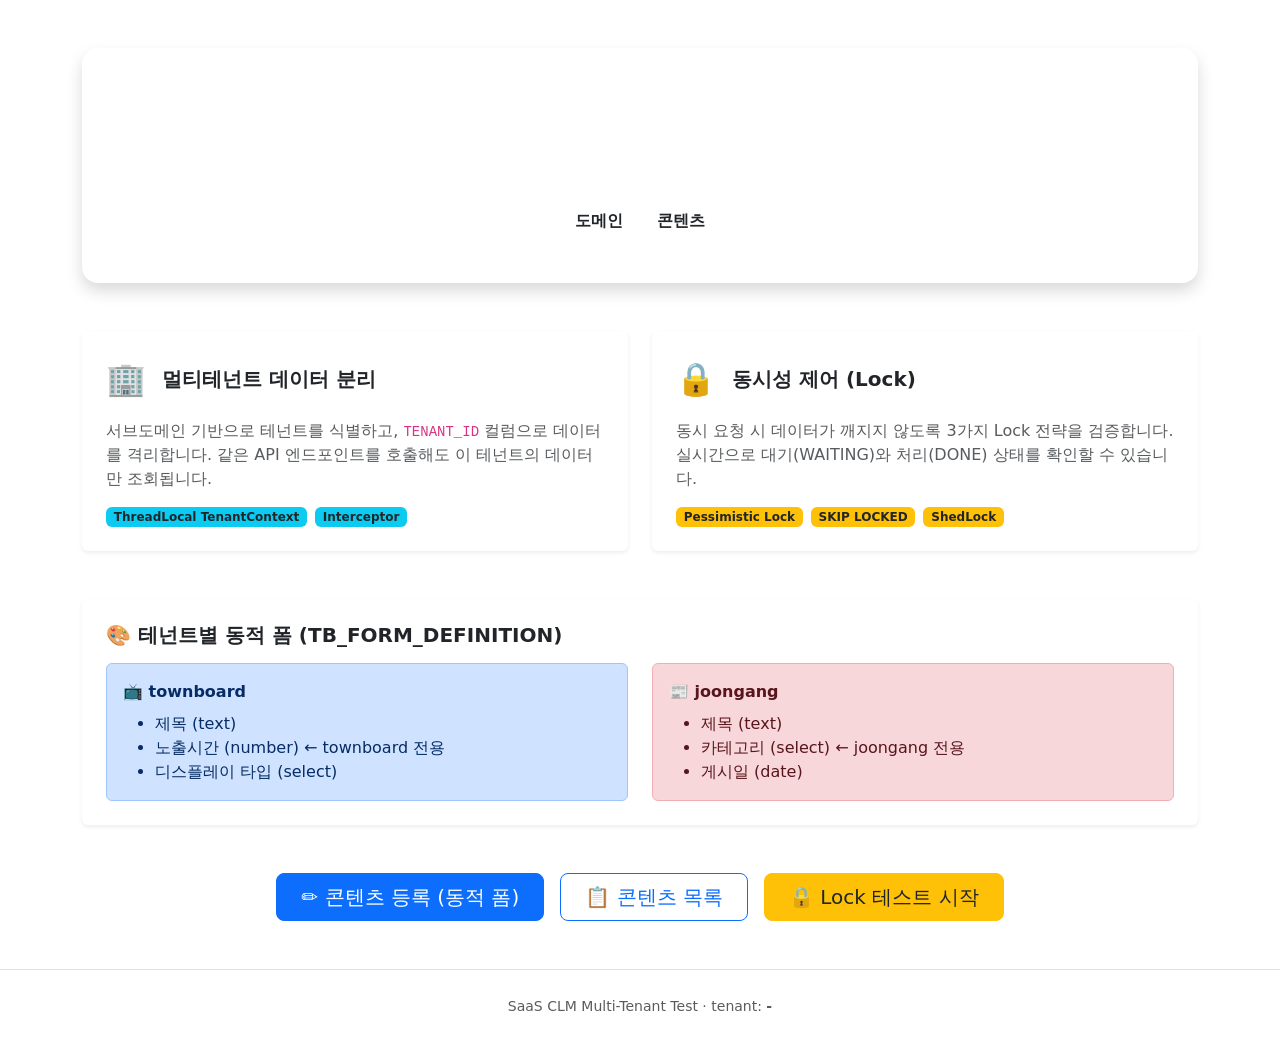
<file: src/main/resources/templates/index.html>
<!DOCTYPE html>
<html xmlns:th="http://www.thymeleaf.org" lang="ko">
<head>
  <meta charset="UTF-8">
  <title th:text="${tenantLabel} + ' - CLM 멀티테넌트'">CLM 멀티테넌트</title>
  <link rel="stylesheet" href="https://cdn.jsdelivr.net/npm/bootstrap@5.3.3/dist/css/bootstrap.min.css">
  <link rel="stylesheet" th:href="@{/css/style.css}">
</head>
<body>

<div th:replace="~{layout/navbar :: navbar(${tenantId})}"></div>

<div class="container mt-5">

  <!-- 테넌트 헤더 배너 -->
  <div class="tenant-hero p-5 rounded-4 mb-5 text-white text-center shadow"
       th:classappend="${tenantId == 'townboard'} ? 'hero-townboard' : (${tenantId == 'joongang'} ? 'hero-joongang' : 'hero-default')">
    <h1 class="display-5 fw-bold" th:text="${tenantLabel}">Tenant</h1>
    <p class="lead mt-2">SaaS 멀티테넌트 · 동시성 제어 테스트 환경</p>
    <div class="mt-3">
      <span class="badge bg-white text-dark fs-6 me-2" th:text="'도메인: ' + ${tenantId} + '.clm.joins.net'">도메인</span>
      <span class="badge bg-white text-dark fs-6" th:text="'콘텐츠: ' + ${contentCount} + '건'">콘텐츠</span>
    </div>
  </div>

  <!-- 핵심 검증 포인트 -->
  <div class="row g-4 mb-5">
    <div class="col-md-6">
      <div class="card h-100 border-0 shadow-sm">
        <div class="card-body p-4">
          <div class="d-flex align-items-center mb-3">
            <span class="fs-2 me-3">🏢</span>
            <h5 class="card-title mb-0 fw-bold">멀티테넌트 데이터 분리</h5>
          </div>
          <p class="text-muted">
            서브도메인 기반으로 테넌트를 식별하고, <code>TENANT_ID</code> 컬럼으로 데이터를 격리합니다.
            같은 API 엔드포인트를 호출해도 이 테넌트의 데이터만 조회됩니다.
          </p>
          <div class="d-flex gap-2 mt-3">
            <span class="badge bg-info text-dark">ThreadLocal TenantContext</span>
            <span class="badge bg-info text-dark">Interceptor</span>
          </div>
        </div>
      </div>
    </div>
    <div class="col-md-6">
      <div class="card h-100 border-0 shadow-sm">
        <div class="card-body p-4">
          <div class="d-flex align-items-center mb-3">
            <span class="fs-2 me-3">🔒</span>
            <h5 class="card-title mb-0 fw-bold">동시성 제어 (Lock)</h5>
          </div>
          <p class="text-muted">
            동시 요청 시 데이터가 깨지지 않도록 3가지 Lock 전략을 검증합니다.
            실시간으로 대기(WAITING)와 처리(DONE) 상태를 확인할 수 있습니다.
          </p>
          <div class="d-flex gap-2 mt-3">
            <span class="badge bg-warning text-dark">Pessimistic Lock</span>
            <span class="badge bg-warning text-dark">SKIP LOCKED</span>
            <span class="badge bg-warning text-dark">ShedLock</span>
          </div>
        </div>
      </div>
    </div>
  </div>

  <!-- 동적 UI 핵심 포인트 -->
  <div class="card border-0 shadow-sm mb-5">
    <div class="card-body p-4">
      <h5 class="fw-bold mb-3">🎨 테넌트별 동적 폼 (TB_FORM_DEFINITION)</h5>
      <div class="row">
        <div class="col-md-6">
          <div class="alert alert-primary mb-0">
            <strong>📺 townboard</strong>
            <ul class="mb-0 mt-2">
              <li>제목 (text)</li>
              <li>노출시간 (number) ← townboard 전용</li>
              <li>디스플레이 타입 (select)</li>
            </ul>
          </div>
        </div>
        <div class="col-md-6">
          <div class="alert alert-danger mb-0">
            <strong>📰 joongang</strong>
            <ul class="mb-0 mt-2">
              <li>제목 (text)</li>
              <li>카테고리 (select) ← joongang 전용</li>
              <li>게시일 (date)</li>
            </ul>
          </div>
        </div>
      </div>
    </div>
  </div>

  <!-- 퀵 액션 버튼 -->
  <div class="d-flex gap-3 justify-content-center flex-wrap">
    <a th:href="@{/content/new}" class="btn btn-lg btn-primary px-4">
      ✏️ 콘텐츠 등록 (동적 폼)
    </a>
    <a th:href="@{/content}" class="btn btn-lg btn-outline-primary px-4">
      📋 콘텐츠 목록
    </a>
    <a th:href="@{/lock-test}" class="btn btn-lg btn-warning px-4 text-dark">
      🔒 Lock 테스트 시작
    </a>
  </div>

</div>

<footer class="mt-5 py-4 text-center text-muted border-top">
  <small>SaaS CLM Multi-Tenant Test · tenant: <strong th:text="${tenantId}">-</strong></small>
</footer>

<script src="https://cdn.jsdelivr.net/npm/bootstrap@5.3.3/dist/js/bootstrap.bundle.min.js"></script>
</body>
</html>
</file>
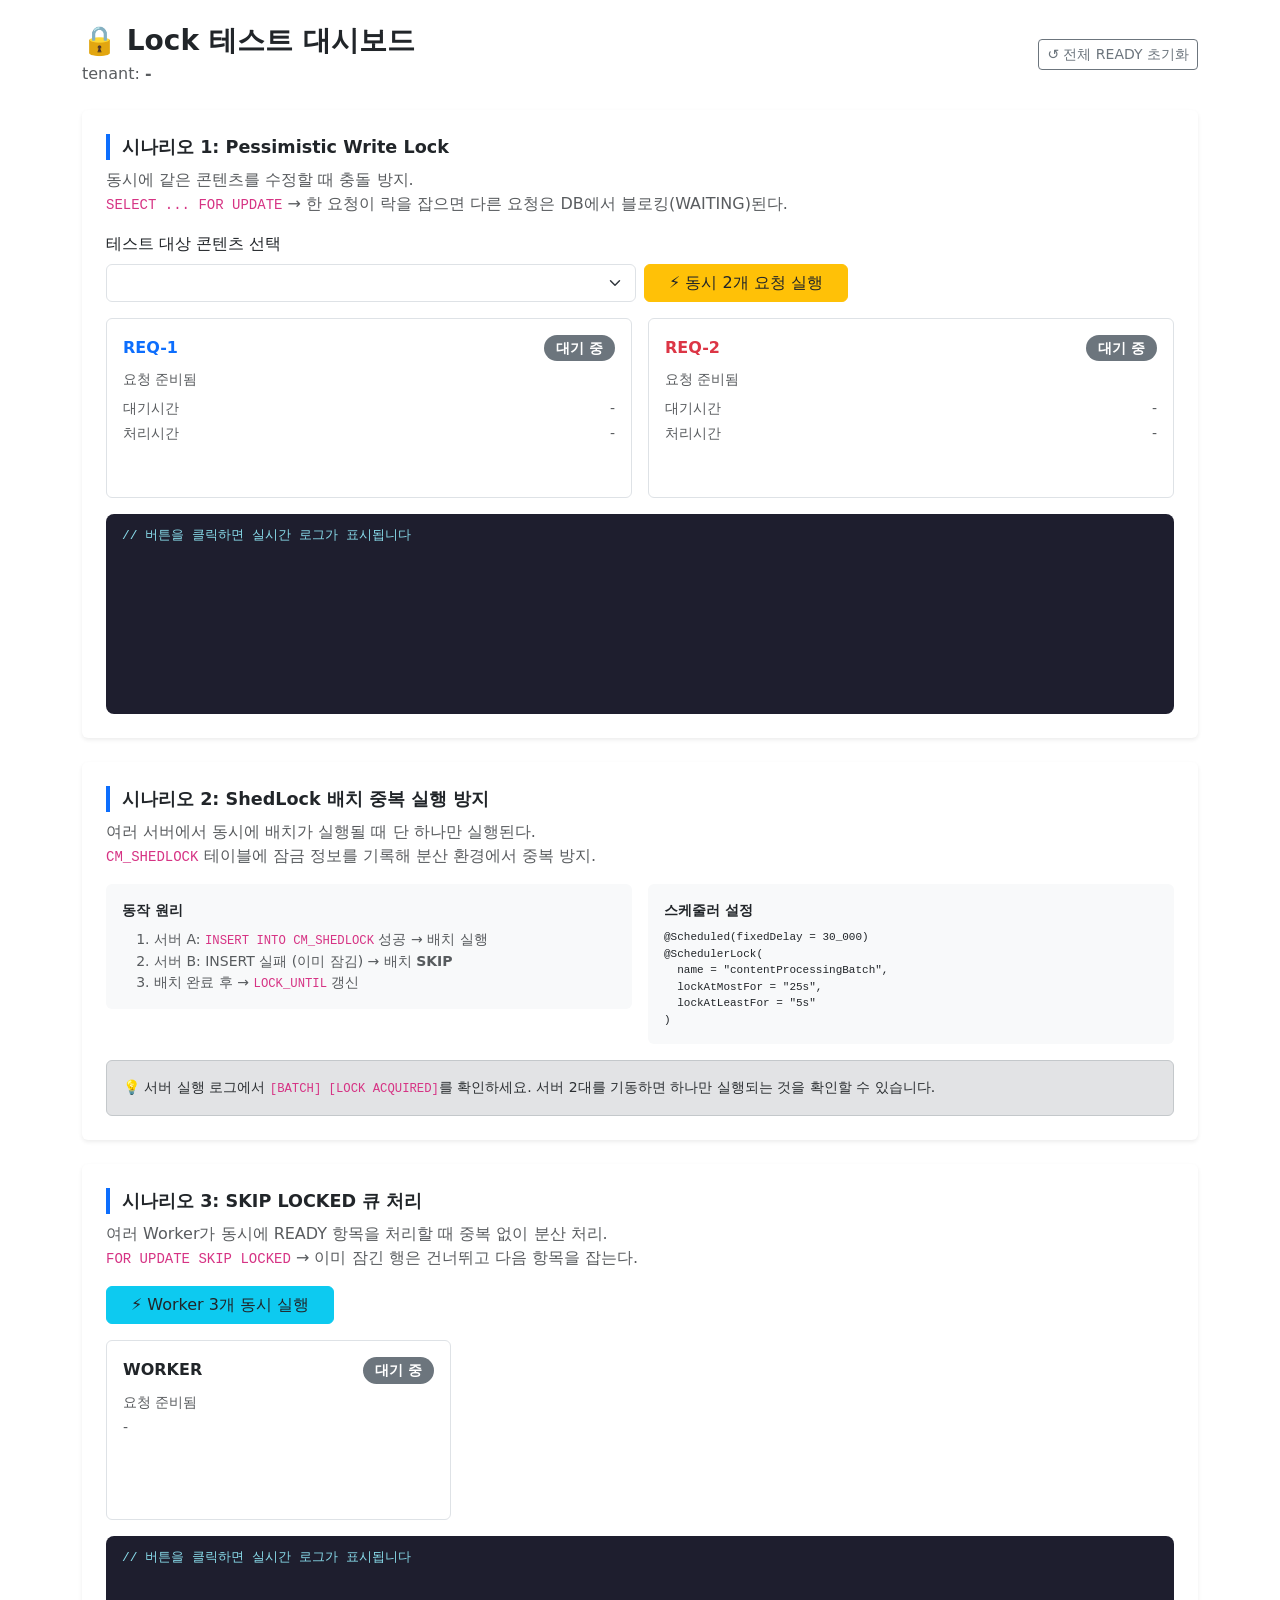
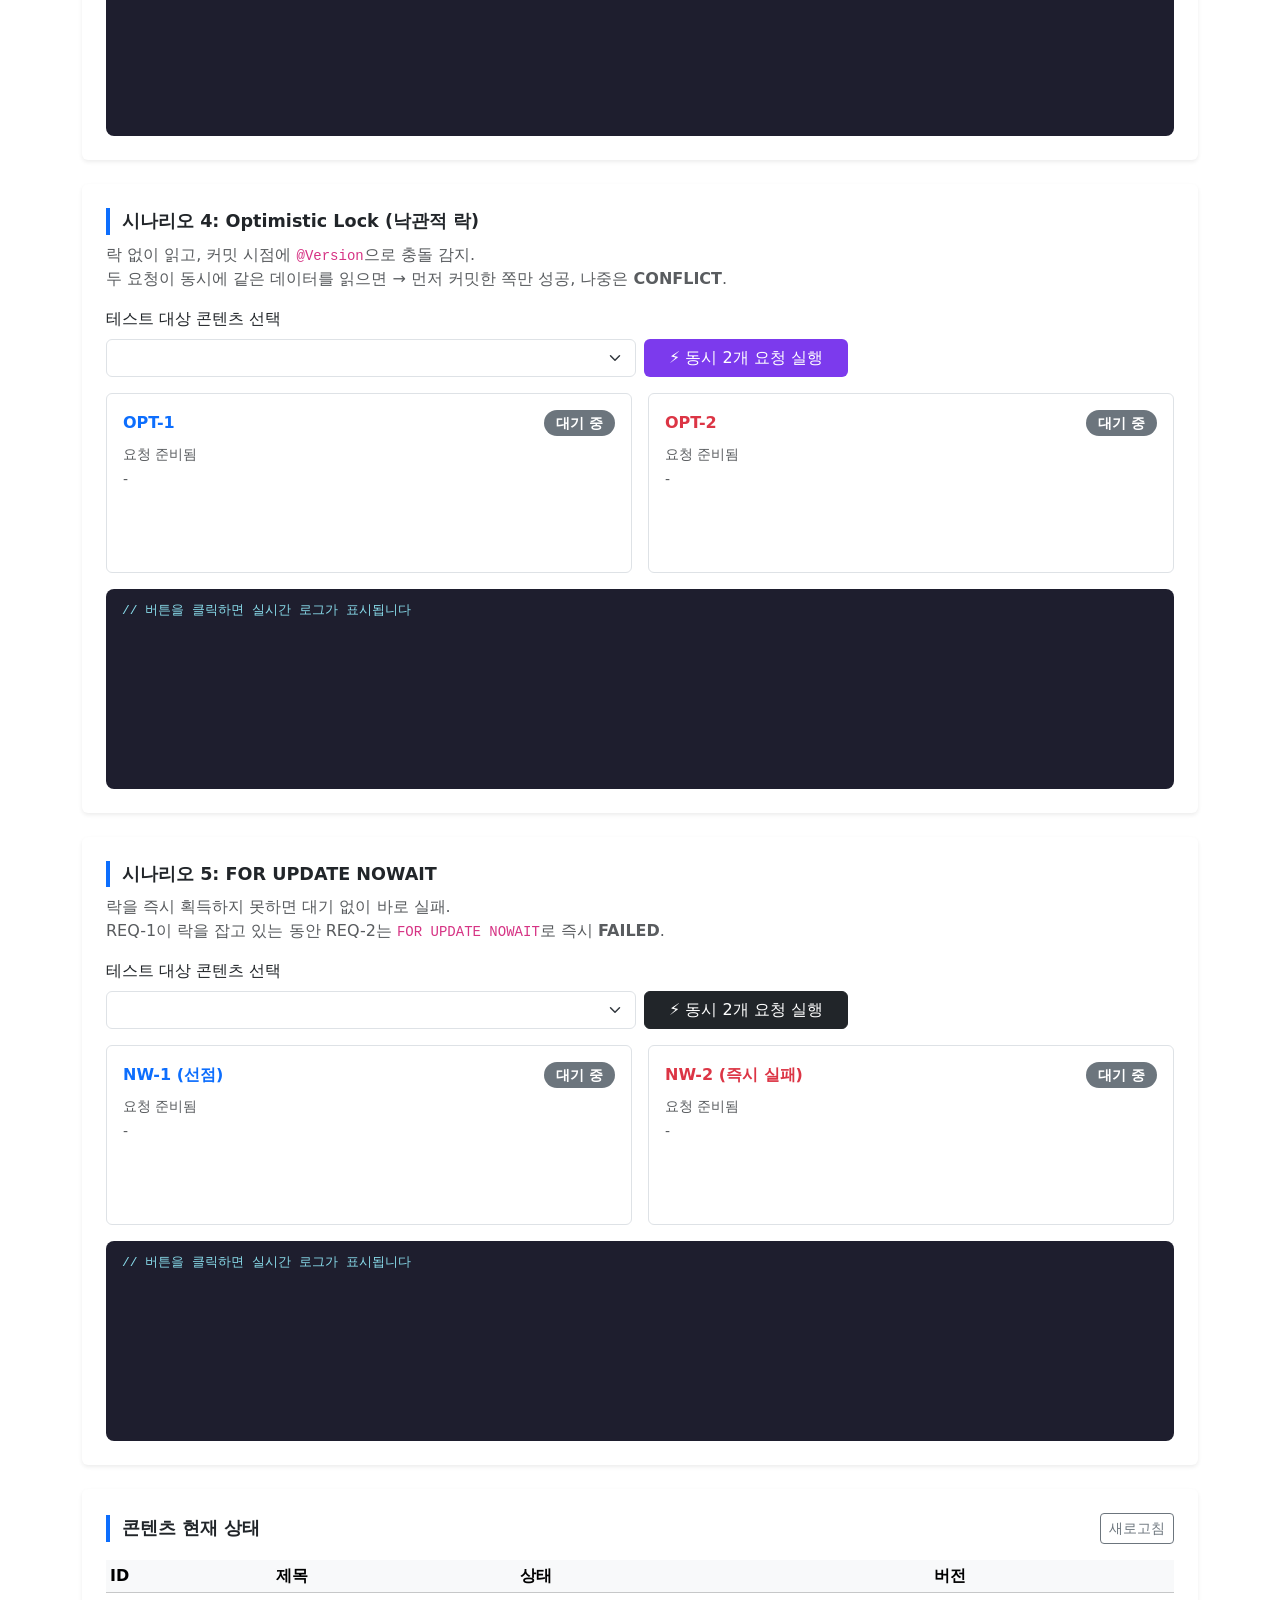
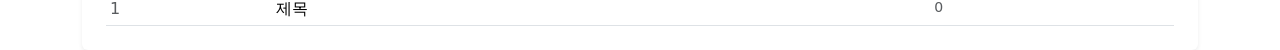
<file: src/main/resources/templates/lock-test/index.html>
<!DOCTYPE html>
<html xmlns:th="http://www.thymeleaf.org" lang="ko">
<head>
  <meta charset="UTF-8">
  <title>Lock 테스트 대시보드</title>
  <link rel="stylesheet" href="https://cdn.jsdelivr.net/npm/bootstrap@5.3.3/dist/css/bootstrap.min.css">
  <link rel="stylesheet" th:href="@{/css/style.css}">
  <style>
    .log-box {
      background: #1e1e2e;
      color: #cdd6f4;
      font-family: 'Consolas', monospace;
      font-size: 13px;
      min-height: 200px;
      max-height: 300px;
      overflow-y: auto;
      border-radius: 8px;
      padding: 12px 16px;
    }
    .log-box .log-time { color: #a6e3a1; }
    .log-box .log-req  { color: #89b4fa; font-weight: bold; }
    .log-box .log-wait { color: #fab387; }
    .log-box .log-lock { color: #a6e3a1; font-weight: bold; }
    .log-box .log-done { color: #b4befe; }
    .log-box .log-info { color: #89dceb; }
    .log-box .log-skip { color: #cba6f7; }
    .result-card {
      transition: all 0.3s ease;
      min-height: 180px;
    }
    .result-card.active { border-color: #0d6efd !important; }
    .result-card.done   { border-color: #198754 !important; }
    .status-badge {
      font-size: 0.9rem;
      padding: 6px 12px;
      border-radius: 20px;
    }
    .spinner-border-sm { width: 1rem; height: 1rem; }
    .timeline-bar {
      height: 8px;
      border-radius: 4px;
      background: #e9ecef;
      overflow: hidden;
    }
    .timeline-fill {
      height: 100%;
      border-radius: 4px;
      transition: width 0.3s ease;
    }
    .section-title {
      font-size: 1.1rem;
      font-weight: 700;
      border-left: 4px solid #0d6efd;
      padding-left: 12px;
    }
  </style>
</head>
<body>

<div th:replace="~{layout/navbar :: navbar(${tenantId})}"></div>

<div class="container mt-4">

  <div class="d-flex justify-content-between align-items-center mb-4">
    <div>
      <h3 class="fw-bold mb-1">🔒 Lock 테스트 대시보드</h3>
      <span class="text-muted">tenant: <strong th:text="${tenantId}">-</strong></span>
    </div>
    <button class="btn btn-outline-secondary btn-sm" onclick="resetAll()">
      ↺ 전체 READY 초기화
    </button>
  </div>

  <!-- ========================================= -->
  <!-- 시나리오 1: Pessimistic Lock              -->
  <!-- ========================================= -->
  <div class="card border-0 shadow-sm mb-4">
    <div class="card-body p-4">
      <div class="section-title mb-2">시나리오 1: Pessimistic Write Lock</div>
      <p class="text-muted mb-3">
        동시에 같은 콘텐츠를 수정할 때 충돌 방지.<br>
        <code>SELECT ... FOR UPDATE</code> → 한 요청이 락을 잡으면 다른 요청은 DB에서 블로킹(WAITING)된다.
      </p>

      <!-- 콘텐츠 선택 -->
      <div class="row align-items-end g-2 mb-3">
        <div class="col-md-6">
          <label class="form-label fw-medium">테스트 대상 콘텐츠 선택</label>
          <select id="pessimisticContentId" class="form-select">
            <option th:each="c : ${contents}"
                    th:value="${c.id}"
                    th:text="'#' + ${c.id} + ' - ' + ${c.title} + ' [' + ${c.status} + ']'">
            </option>
          </select>
        </div>
        <div class="col-md-auto">
          <button class="btn btn-warning text-dark px-4" onclick="runPessimisticTest()">
            ⚡ 동시 2개 요청 실행
          </button>
        </div>
      </div>

      <!-- 결과 카드 (2개 나란히) -->
      <div class="row g-3 mb-3">
        <div class="col-md-6">
          <div class="card result-card border" id="card-req1">
            <div class="card-body p-3">
              <div class="d-flex justify-content-between align-items-center mb-2">
                <span class="fw-bold text-primary">REQ-1</span>
                <span id="badge-req1" class="status-badge badge bg-secondary">대기 중</span>
              </div>
              <div id="status-req1" class="text-muted small">요청 준비됨</div>
              <div class="mt-2">
                <div class="d-flex justify-content-between small text-muted mb-1">
                  <span>대기시간</span>
                  <span id="wait-req1">-</span>
                </div>
                <div class="d-flex justify-content-between small text-muted">
                  <span>처리시간</span>
                  <span id="process-req1">-</span>
                </div>
              </div>
            </div>
          </div>
        </div>
        <div class="col-md-6">
          <div class="card result-card border" id="card-req2">
            <div class="card-body p-3">
              <div class="d-flex justify-content-between align-items-center mb-2">
                <span class="fw-bold text-danger">REQ-2</span>
                <span id="badge-req2" class="status-badge badge bg-secondary">대기 중</span>
              </div>
              <div id="status-req2" class="text-muted small">요청 준비됨</div>
              <div class="mt-2">
                <div class="d-flex justify-content-between small text-muted mb-1">
                  <span>대기시간</span>
                  <span id="wait-req2">-</span>
                </div>
                <div class="d-flex justify-content-between small text-muted">
                  <span>처리시간</span>
                  <span id="process-req2">-</span>
                </div>
              </div>
            </div>
          </div>
        </div>
      </div>

      <!-- 실시간 로그 -->
      <div class="log-box" id="log-pessimistic">
        <span class="log-info">// 버튼을 클릭하면 실시간 로그가 표시됩니다</span>
      </div>
    </div>
  </div>

  <!-- ========================================= -->
  <!-- 시나리오 2: ShedLock (배치)               -->
  <!-- ========================================= -->
  <div class="card border-0 shadow-sm mb-4">
    <div class="card-body p-4">
      <div class="section-title mb-2">시나리오 2: ShedLock 배치 중복 실행 방지</div>
      <p class="text-muted mb-3">
        여러 서버에서 동시에 배치가 실행될 때 단 하나만 실행된다.<br>
        <code>CM_SHEDLOCK</code> 테이블에 잠금 정보를 기록해 분산 환경에서 중복 방지.
      </p>
      <div class="row g-3">
        <div class="col-md-6">
          <div class="bg-light p-3 rounded">
            <p class="fw-bold mb-2 small">동작 원리</p>
            <ol class="small text-muted mb-0">
              <li>서버 A: <code>INSERT INTO CM_SHEDLOCK</code> 성공 → 배치 실행</li>
              <li>서버 B: INSERT 실패 (이미 잠김) → 배치 <strong>SKIP</strong></li>
              <li>배치 완료 후 → <code>LOCK_UNTIL</code> 갱신</li>
            </ol>
          </div>
        </div>
        <div class="col-md-6">
          <div class="bg-light p-3 rounded h-100">
            <p class="fw-bold mb-2 small">스케줄러 설정</p>
            <pre class="small mb-0" style="font-size:11px;">@Scheduled(fixedDelay = 30_000)
@SchedulerLock(
  name = "contentProcessingBatch",
  lockAtMostFor = "25s",
  lockAtLeastFor = "5s"
)</pre>
          </div>
        </div>
      </div>
      <div class="alert alert-secondary mt-3 mb-0 small">
        💡 서버 실행 로그에서 <code>[BATCH] [LOCK ACQUIRED]</code>를 확인하세요.
        서버 2대를 기동하면 하나만 실행되는 것을 확인할 수 있습니다.
      </div>
    </div>
  </div>

  <!-- ========================================= -->
  <!-- 시나리오 3: SKIP LOCKED                   -->
  <!-- ========================================= -->
  <div class="card border-0 shadow-sm mb-4">
    <div class="card-body p-4">
      <div class="section-title mb-2">시나리오 3: SKIP LOCKED 큐 처리</div>
      <p class="text-muted mb-3">
        여러 Worker가 동시에 READY 항목을 처리할 때 중복 없이 분산 처리.<br>
        <code>FOR UPDATE SKIP LOCKED</code> → 이미 잠긴 행은 건너뛰고 다음 항목을 잡는다.
      </p>

      <button class="btn btn-info text-dark px-4 mb-3" onclick="runSkipLockedTest()">
        ⚡ Worker 3개 동시 실행
      </button>

      <!-- Worker 상태 카드 -->
      <div class="row g-3 mb-3">
        <div class="col-md-4" th:each="i : ${#numbers.sequence(1, 3)}">
          <div class="card result-card border" th:id="'card-worker' + ${i}">
            <div class="card-body p-3">
              <div class="d-flex justify-content-between align-items-center mb-2">
                <span class="fw-bold" th:text="'WORKER-' + ${i}">WORKER</span>
                <span class="status-badge badge bg-secondary" th:id="'badge-worker' + ${i}">대기 중</span>
              </div>
              <div class="text-muted small" th:id="'status-worker' + ${i}">요청 준비됨</div>
              <div class="mt-1 small text-muted" th:id="'item-worker' + ${i}">-</div>
            </div>
          </div>
        </div>
      </div>

      <!-- 실시간 로그 -->
      <div class="log-box" id="log-skiplock">
        <span class="log-info">// 버튼을 클릭하면 실시간 로그가 표시됩니다</span>
      </div>
    </div>
  </div>

  <!-- ========================================= -->
  <!-- 시나리오 4: Optimistic Lock              -->
  <!-- ========================================= -->
  <div class="card border-0 shadow-sm mb-4">
    <div class="card-body p-4">
      <div class="section-title mb-2">시나리오 4: Optimistic Lock (낙관적 락)</div>
      <p class="text-muted mb-3">
        락 없이 읽고, 커밋 시점에 <code>@Version</code>으로 충돌 감지.<br>
        두 요청이 동시에 같은 데이터를 읽으면 → 먼저 커밋한 쪽만 성공, 나중은 <strong>CONFLICT</strong>.
      </p>

      <div class="row align-items-end g-2 mb-3">
        <div class="col-md-6">
          <label class="form-label fw-medium">테스트 대상 콘텐츠 선택</label>
          <select id="optimisticContentId" class="form-select">
            <option th:each="c : ${contents}"
                    th:value="${c.id}"
                    th:text="'#' + ${c.id} + ' - ' + ${c.title} + ' [version=' + ${c.version} + ']'">
            </option>
          </select>
        </div>
        <div class="col-md-auto">
          <button class="btn btn-purple text-white px-4" style="background:#7c3aed;"
                  onclick="runOptimisticTest()">
            ⚡ 동시 2개 요청 실행
          </button>
        </div>
      </div>

      <div class="row g-3 mb-3">
        <div class="col-md-6">
          <div class="card result-card border" id="card-opt1">
            <div class="card-body p-3">
              <div class="d-flex justify-content-between align-items-center mb-2">
                <span class="fw-bold text-primary">OPT-1</span>
                <span id="badge-opt1" class="status-badge badge bg-secondary">대기 중</span>
              </div>
              <div id="status-opt1" class="text-muted small">요청 준비됨</div>
              <div class="mt-1 small text-muted" id="item-opt1">-</div>
            </div>
          </div>
        </div>
        <div class="col-md-6">
          <div class="card result-card border" id="card-opt2">
            <div class="card-body p-3">
              <div class="d-flex justify-content-between align-items-center mb-2">
                <span class="fw-bold text-danger">OPT-2</span>
                <span id="badge-opt2" class="status-badge badge bg-secondary">대기 중</span>
              </div>
              <div id="status-opt2" class="text-muted small">요청 준비됨</div>
              <div class="mt-1 small text-muted" id="item-opt2">-</div>
            </div>
          </div>
        </div>
      </div>

      <div class="log-box" id="log-optimistic">
        <span class="log-info">// 버튼을 클릭하면 실시간 로그가 표시됩니다</span>
      </div>
    </div>
  </div>

  <!-- ========================================= -->
  <!-- 시나리오 5: NOWAIT                        -->
  <!-- ========================================= -->
  <div class="card border-0 shadow-sm mb-4">
    <div class="card-body p-4">
      <div class="section-title mb-2">시나리오 5: FOR UPDATE NOWAIT</div>
      <p class="text-muted mb-3">
        락을 즉시 획득하지 못하면 대기 없이 바로 실패.<br>
        REQ-1이 락을 잡고 있는 동안 REQ-2는 <code>FOR UPDATE NOWAIT</code>로 즉시 <strong>FAILED</strong>.
      </p>

      <div class="row align-items-end g-2 mb-3">
        <div class="col-md-6">
          <label class="form-label fw-medium">테스트 대상 콘텐츠 선택</label>
          <select id="nowaitContentId" class="form-select">
            <option th:each="c : ${contents}"
                    th:value="${c.id}"
                    th:text="'#' + ${c.id} + ' - ' + ${c.title} + ' [' + ${c.status} + ']'">
            </option>
          </select>
        </div>
        <div class="col-md-auto">
          <button class="btn btn-dark px-4" onclick="runNowaitTest()">
            ⚡ 동시 2개 요청 실행
          </button>
        </div>
      </div>

      <div class="row g-3 mb-3">
        <div class="col-md-6">
          <div class="card result-card border" id="card-nw1">
            <div class="card-body p-3">
              <div class="d-flex justify-content-between align-items-center mb-2">
                <span class="fw-bold text-primary">NW-1 (선점)</span>
                <span id="badge-nw1" class="status-badge badge bg-secondary">대기 중</span>
              </div>
              <div id="status-nw1" class="text-muted small">요청 준비됨</div>
              <div class="mt-1 small text-muted" id="item-nw1">-</div>
            </div>
          </div>
        </div>
        <div class="col-md-6">
          <div class="card result-card border" id="card-nw2">
            <div class="card-body p-3">
              <div class="d-flex justify-content-between align-items-center mb-2">
                <span class="fw-bold text-danger">NW-2 (즉시 실패)</span>
                <span id="badge-nw2" class="status-badge badge bg-secondary">대기 중</span>
              </div>
              <div id="status-nw2" class="text-muted small">요청 준비됨</div>
              <div class="mt-1 small text-muted" id="item-nw2">-</div>
            </div>
          </div>
        </div>
      </div>

      <div class="log-box" id="log-nowait">
        <span class="log-info">// 버튼을 클릭하면 실시간 로그가 표시됩니다</span>
      </div>
    </div>
  </div>

  <!-- 콘텐츠 상태 현황 -->
  <div class="card border-0 shadow-sm">
    <div class="card-body p-4">
      <div class="d-flex justify-content-between align-items-center mb-3">
        <span class="section-title">콘텐츠 현재 상태</span>
        <button class="btn btn-outline-secondary btn-sm" onclick="refreshStatus()">새로고침</button>
      </div>
      <div id="content-status-table">
        <table class="table table-sm mb-0">
          <thead class="table-light">
            <tr><th>ID</th><th>제목</th><th>상태</th><th>버전</th></tr>
          </thead>
          <tbody>
            <tr th:each="c : ${contents}">
              <td class="text-muted" th:text="'#' + ${c.id}">1</td>
              <td th:text="${c.title}">제목</td>
              <td>
                <span class="badge"
                      th:classappend="${c.status == 'READY'} ? 'bg-warning text-dark' :
                                     (${c.status == 'PROCESSING'} ? 'bg-primary' : 'bg-success')"
                      th:text="${c.status}">READY</span>
              </td>
              <td class="text-muted small" th:text="${c.version}">0</td>
            </tr>
          </tbody>
        </table>
      </div>
    </div>
  </div>

</div>

<script src="https://cdn.jsdelivr.net/npm/bootstrap@5.3.3/dist/js/bootstrap.bundle.min.js"></script>
<script th:src="@{/js/lock-test.js}"></script>
</body>
</html>
</file>
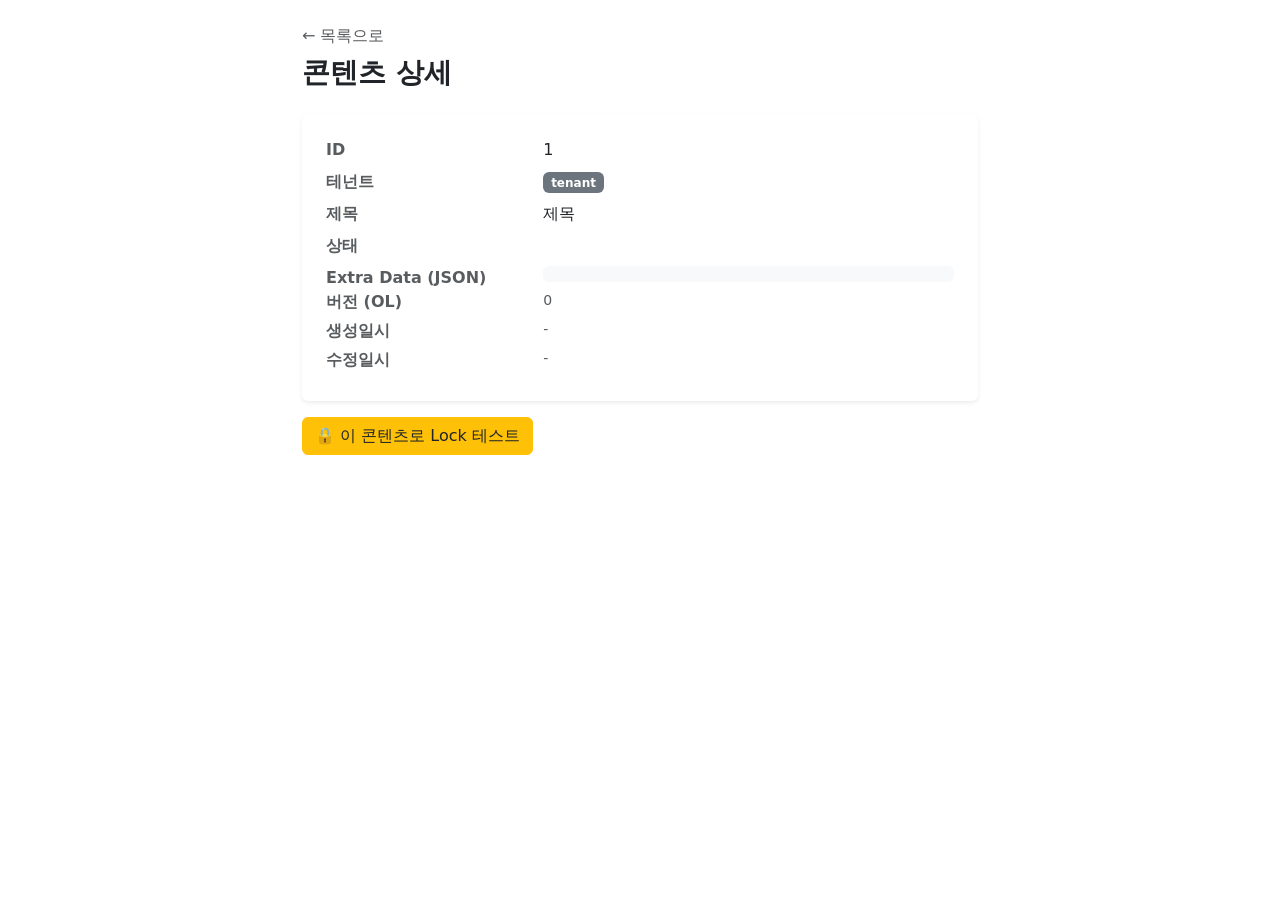
<file: src/main/resources/templates/content/detail.html>
<!DOCTYPE html>
<html xmlns:th="http://www.thymeleaf.org" lang="ko">
<head>
  <meta charset="UTF-8">
  <title>콘텐츠 상세</title>
  <link rel="stylesheet" href="https://cdn.jsdelivr.net/npm/bootstrap@5.3.3/dist/css/bootstrap.min.css">
  <link rel="stylesheet" th:href="@{/css/style.css}">
</head>
<body>

<div th:replace="~{layout/navbar :: navbar(${tenantId})}"></div>

<div class="container mt-4" style="max-width: 700px;">
  <div class="mb-4">
    <a th:href="@{/content}" class="text-decoration-none text-muted">← 목록으로</a>
    <h3 class="fw-bold mt-2">콘텐츠 상세</h3>
  </div>

  <div class="card border-0 shadow-sm">
    <div class="card-body p-4">
      <dl class="row mb-0">
        <dt class="col-sm-4 text-muted">ID</dt>
        <dd class="col-sm-8" th:text="'#' + ${content.id}">1</dd>

        <dt class="col-sm-4 text-muted">테넌트</dt>
        <dd class="col-sm-8">
          <span class="badge bg-secondary" th:text="${tenantId}">tenant</span>
        </dd>

        <dt class="col-sm-4 text-muted">제목</dt>
        <dd class="col-sm-8 fw-medium" th:text="${content.title}">제목</dd>

        <dt class="col-sm-4 text-muted">상태</dt>
        <dd class="col-sm-8">
          <span class="badge"
                th:classappend="${content.status == 'READY'} ? 'bg-warning text-dark' :
                               (${content.status == 'PROCESSING'} ? 'bg-primary' : 'bg-success')"
                th:text="${content.status}">READY</span>
        </dd>

        <dt class="col-sm-4 text-muted">Extra Data (JSON)</dt>
        <dd class="col-sm-8">
          <pre class="bg-light p-2 rounded small mb-0"
               th:text="${content.extraData != null ? content.extraData : '없음'}"></pre>
        </dd>

        <dt class="col-sm-4 text-muted">버전 (OL)</dt>
        <dd class="col-sm-8 text-muted small" th:text="${content.version}">0</dd>

        <dt class="col-sm-4 text-muted">생성일시</dt>
        <dd class="col-sm-8 text-muted small"
            th:text="${#temporals.format(content.createdAt, 'yyyy-MM-dd HH:mm:ss')}">-</dd>

        <dt class="col-sm-4 text-muted">수정일시</dt>
        <dd class="col-sm-8 text-muted small"
            th:text="${#temporals.format(content.updatedAt, 'yyyy-MM-dd HH:mm:ss')}">-</dd>
      </dl>
    </div>
  </div>

  <div class="mt-3">
    <a th:href="@{/lock-test}" class="btn btn-warning text-dark">
      🔒 이 콘텐츠로 Lock 테스트
    </a>
  </div>
</div>

<script src="https://cdn.jsdelivr.net/npm/bootstrap@5.3.3/dist/js/bootstrap.bundle.min.js"></script>
</body>
</html>
</file>
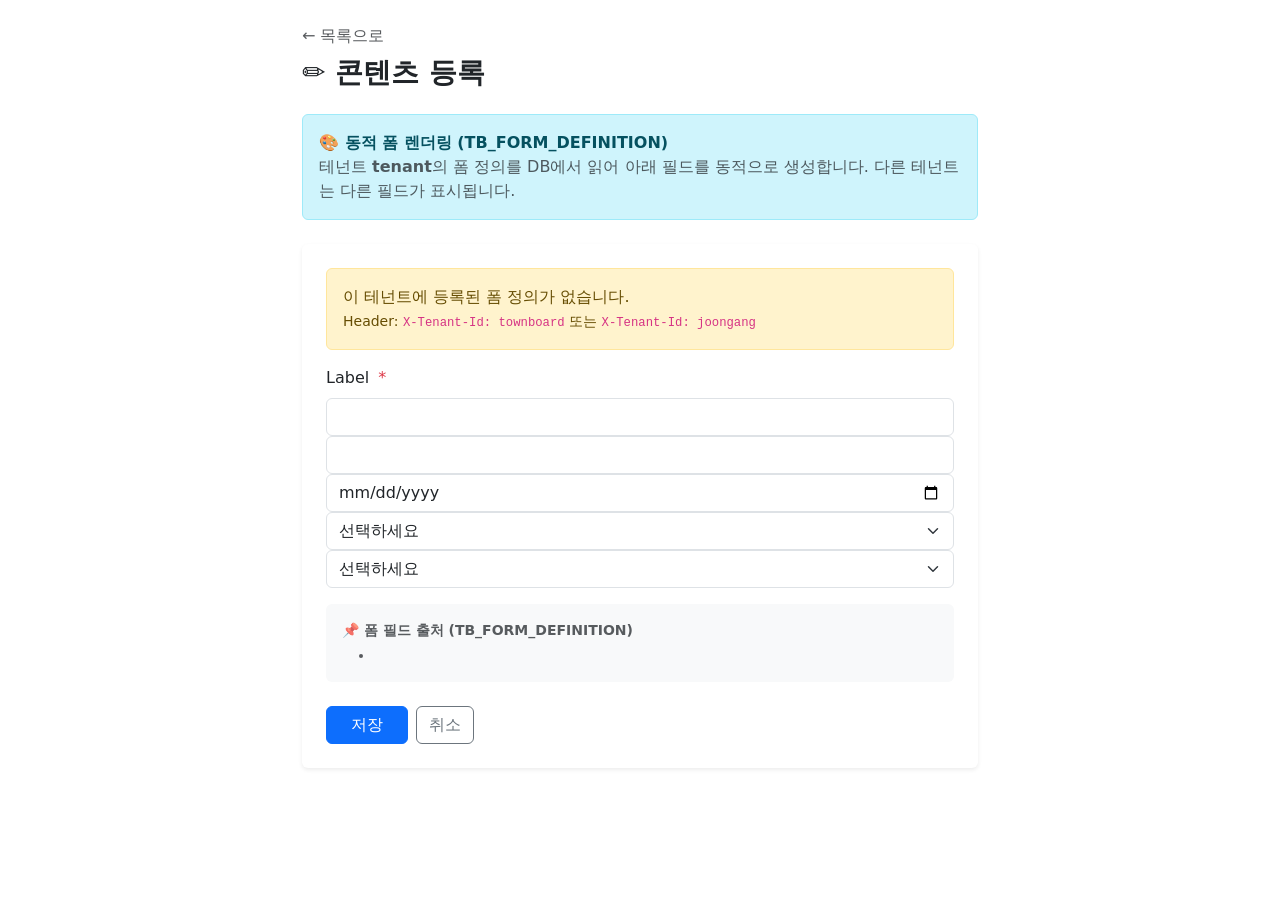
<file: src/main/resources/templates/content/form.html>
<!DOCTYPE html>
<html xmlns:th="http://www.thymeleaf.org" lang="ko">
<head>
  <meta charset="UTF-8">
  <title>콘텐츠 등록 - 동적 폼</title>
  <link rel="stylesheet" href="https://cdn.jsdelivr.net/npm/bootstrap@5.3.3/dist/css/bootstrap.min.css">
  <link rel="stylesheet" th:href="@{/css/style.css}">
</head>
<body>

<div th:replace="~{layout/navbar :: navbar(${tenantId})}"></div>

<div class="container mt-4" style="max-width: 700px;">

  <div class="mb-4">
    <a th:href="@{/content}" class="text-decoration-none text-muted">← 목록으로</a>
    <h3 class="fw-bold mt-2 mb-1">✏️ 콘텐츠 등록</h3>
  </div>

  <!-- 동적 폼 설명 배너 -->
  <div class="alert alert-info mb-4">
    <strong>🎨 동적 폼 렌더링 (TB_FORM_DEFINITION)</strong><br>
    <span class="text-muted">
      테넌트 <strong th:text="${tenantId}">tenant</strong>의 폼 정의를 DB에서 읽어 아래 필드를 동적으로 생성합니다.
      다른 테넌트는 다른 필드가 표시됩니다.
    </span>
  </div>

  <div class="card border-0 shadow-sm">
    <div class="card-body p-4">

      <div th:if="${#lists.isEmpty(fields)}" class="alert alert-warning">
        이 테넌트에 등록된 폼 정의가 없습니다.
        <br><small>Header: <code>X-Tenant-Id: townboard</code> 또는 <code>X-Tenant-Id: joongang</code></small>
      </div>

      <form th:action="@{/content}" method="post" th:unless="${#lists.isEmpty(fields)}">

        <!-- 폼 정의에서 동적으로 필드 생성 -->
        <div th:each="field : ${fields}" class="mb-3">
          <label class="form-label fw-medium">
            <span th:text="${field.label}">Label</span>
            <span th:if="${field.required}" class="text-danger ms-1">*</span>
            <small class="text-muted ms-2 fw-normal"
                   th:text="'(' + ${field.fieldType} + ')'"></small>
          </label>

          <!-- text 타입 -->
          <input th:if="${field.fieldType == 'text'}"
                 type="text"
                 th:name="${field.fieldKey == 'title' ? 'title' : 'extra_' + field.fieldKey}"
                 class="form-control"
                 th:required="${field.required}"
                 th:placeholder="${field.label}">

          <!-- number 타입 -->
          <input th:if="${field.fieldType == 'number'}"
                 type="number"
                 th:name="'extra_' + ${field.fieldKey}"
                 class="form-control"
                 th:required="${field.required}"
                 min="0">

          <!-- date 타입 -->
          <input th:if="${field.fieldType == 'date'}"
                 type="date"
                 th:name="'extra_' + ${field.fieldKey}"
                 class="form-control"
                 th:required="${field.required}">

          <!-- select 타입 (displayType) -->
          <select th:if="${field.fieldType == 'select' and field.fieldKey == 'displayType'}"
                  th:name="'extra_' + ${field.fieldKey}"
                  class="form-select"
                  th:required="${field.required}">
            <option value="">선택하세요</option>
            <option value="banner">배너</option>
            <option value="popup">팝업</option>
            <option value="fullscreen">전체화면</option>
          </select>

          <!-- select 타입 (category) -->
          <select th:if="${field.fieldType == 'select' and field.fieldKey == 'category'}"
                  th:name="'extra_' + ${field.fieldKey}"
                  class="form-select"
                  th:required="${field.required}">
            <option value="">선택하세요</option>
            <option value="정치">정치</option>
            <option value="경제">경제</option>
            <option value="사회">사회</option>
            <option value="문화">문화</option>
            <option value="스포츠">스포츠</option>
            <option value="IT">IT/과학</option>
          </select>
        </div>

        <!-- 필드 출처 정보 표시 -->
        <div class="mt-3 p-3 bg-light rounded small text-muted">
          <strong>📌 폼 필드 출처 (TB_FORM_DEFINITION)</strong>
          <ul class="mb-0 mt-1">
            <li th:each="f : ${fields}"
                th:text="${f.fieldKey} + ' [' + ${f.fieldType} + '] → ' + ${f.label}"></li>
          </ul>
        </div>

        <div class="d-flex gap-2 mt-4">
          <button type="submit" class="btn btn-primary px-4">저장</button>
          <a th:href="@{/content}" class="btn btn-outline-secondary">취소</a>
        </div>
      </form>
    </div>
  </div>
</div>

<script src="https://cdn.jsdelivr.net/npm/bootstrap@5.3.3/dist/js/bootstrap.bundle.min.js"></script>
</body>
</html>
</file>
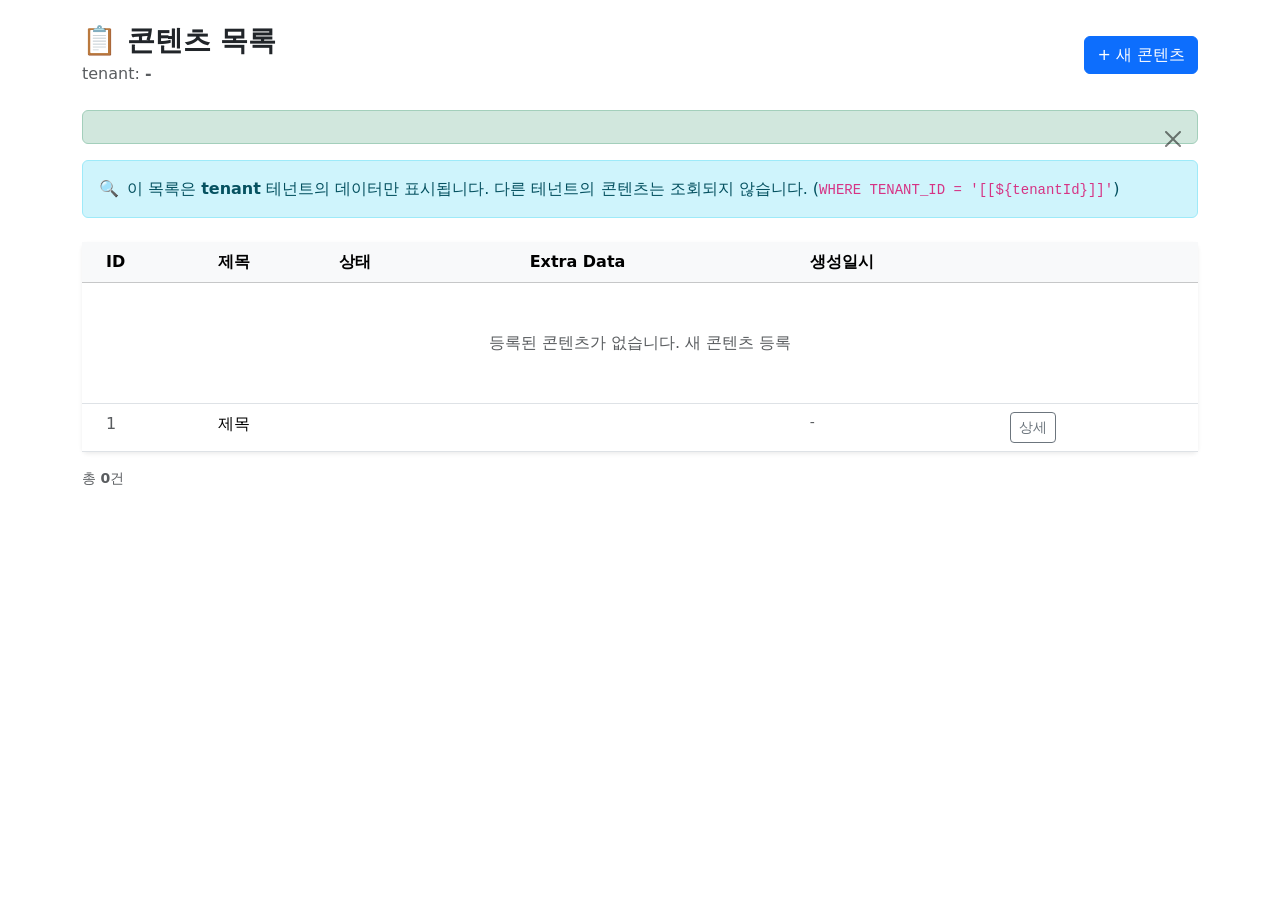
<file: src/main/resources/templates/content/list.html>
<!DOCTYPE html>
<html xmlns:th="http://www.thymeleaf.org" lang="ko">
<head>
  <meta charset="UTF-8">
  <title>콘텐츠 목록</title>
  <link rel="stylesheet" href="https://cdn.jsdelivr.net/npm/bootstrap@5.3.3/dist/css/bootstrap.min.css">
  <link rel="stylesheet" th:href="@{/css/style.css}">
</head>
<body>

<div th:replace="~{layout/navbar :: navbar(${tenantId})}"></div>

<div class="container mt-4">

  <!-- 헤더 -->
  <div class="d-flex justify-content-between align-items-center mb-4">
    <div>
      <h3 class="fw-bold mb-1">📋 콘텐츠 목록</h3>
      <span class="text-muted">tenant: <strong th:text="${tenantId}">-</strong></span>
    </div>
    <a th:href="@{/content/new}" class="btn btn-primary">+ 새 콘텐츠</a>
  </div>

  <!-- 성공 메시지 -->
  <div th:if="${successMsg}" class="alert alert-success alert-dismissible fade show" role="alert">
    <span th:text="${successMsg}"></span>
    <button type="button" class="btn-close" data-bs-dismiss="alert"></button>
  </div>

  <!-- 데이터 분리 안내 -->
  <div class="alert alert-info d-flex align-items-center mb-4">
    <span class="me-2">🔍</span>
    <span>
      이 목록은 <strong th:text="${tenantId}">tenant</strong> 테넌트의 데이터만 표시됩니다.
      다른 테넌트의 콘텐츠는 조회되지 않습니다. (<code>WHERE TENANT_ID = '[[${tenantId}]]'</code>)
    </span>
  </div>

  <!-- 콘텐츠 테이블 -->
  <div class="card border-0 shadow-sm">
    <div class="card-body p-0">
      <table class="table table-hover mb-0">
        <thead class="table-light">
          <tr>
            <th class="ps-4">ID</th>
            <th>제목</th>
            <th>상태</th>
            <th>Extra Data</th>
            <th>생성일시</th>
            <th class="pe-4"></th>
          </tr>
        </thead>
        <tbody>
          <tr th:if="${#lists.isEmpty(contents)}">
            <td colspan="6" class="text-center py-5 text-muted">
              등록된 콘텐츠가 없습니다. <a th:href="@{/content/new}">새 콘텐츠 등록</a>
            </td>
          </tr>
          <tr th:each="c : ${contents}">
            <td class="ps-4 text-muted" th:text="'#' + ${c.id}">1</td>
            <td class="fw-medium" th:text="${c.title}">제목</td>
            <td>
              <span class="badge"
                    th:classappend="${c.status == 'READY'} ? 'bg-warning text-dark' :
                                   (${c.status == 'PROCESSING'} ? 'bg-primary' : 'bg-success')"
                    th:text="${c.status}">READY</span>
            </td>
            <td>
              <code class="small text-muted" th:text="${c.extraData != null ? c.extraData : '-'}"></code>
            </td>
            <td class="text-muted small"
                th:text="${#temporals.format(c.createdAt, 'MM-dd HH:mm:ss')}">-</td>
            <td class="pe-4">
              <a th:href="@{/content/{id}(id=${c.id})}" class="btn btn-sm btn-outline-secondary">상세</a>
            </td>
          </tr>
        </tbody>
      </table>
    </div>
  </div>

  <div class="mt-3 text-muted small">
    총 <strong th:text="${#lists.size(contents)}">0</strong>건
  </div>
</div>

<script src="https://cdn.jsdelivr.net/npm/bootstrap@5.3.3/dist/js/bootstrap.bundle.min.js"></script>
</body>
</html>
</file>
